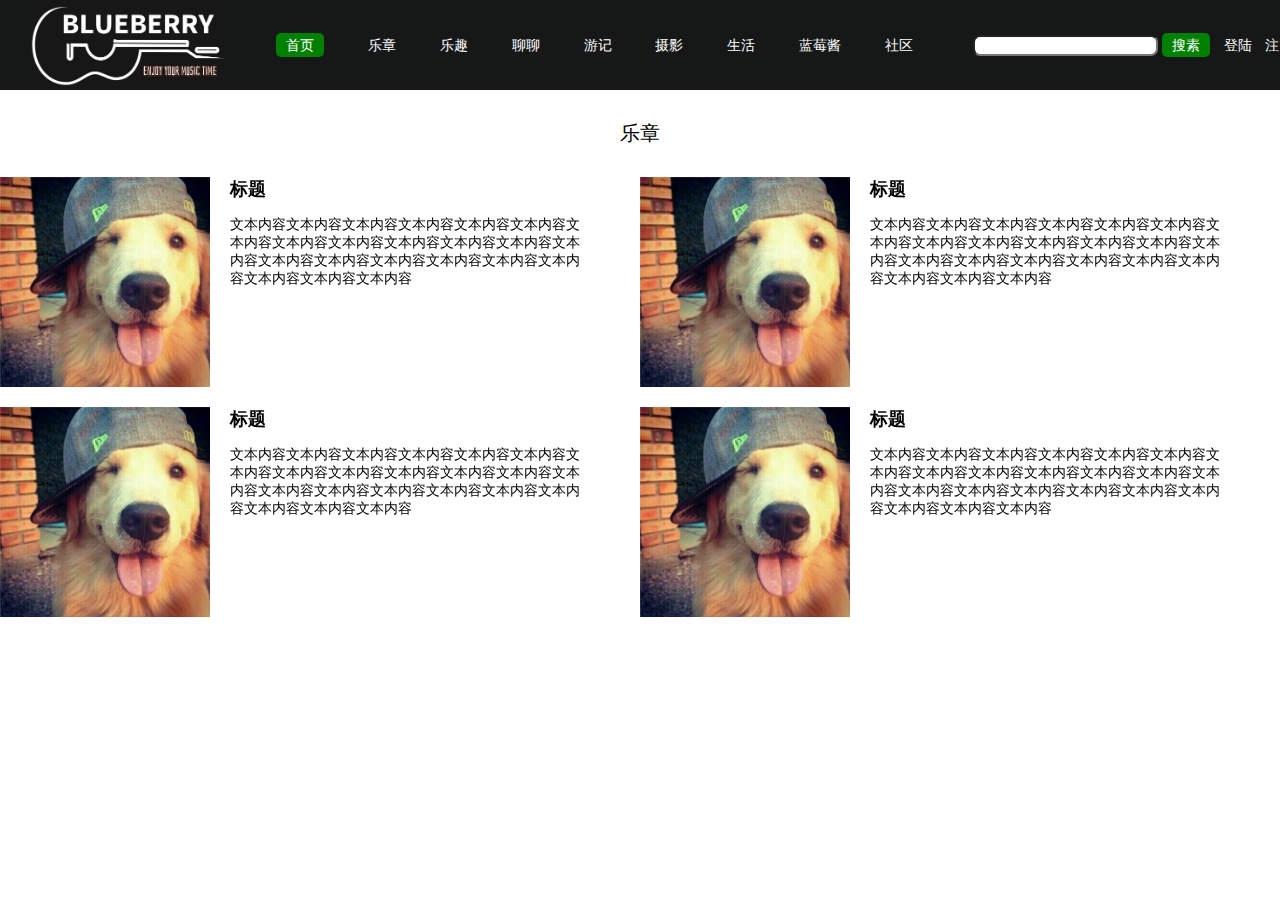
<file: blueberryAPP/index.html>
<!DOCTYPE html>
<html lang="en">
<head>
    <meta charset="UTF-8">
    <meta http-equiv="X-UA-Compatible" content="IE=edge">
    <meta name="viewport" content="width=device-width, initial-scale=1.0">
    <title>Blueberry Pie</title>
    <link rel="stylesheet" href="./css/base.css">
    <link rel="stylesheet" href="./css/swiper-bundle.min.css">
    <link rel="stylesheet" href="./css/index.css">
    <!-- <link rel="stylesheet" href="./css/iconfont.css"> -->
    <link rel="icon" href="./images/lanmeimao.png">
    
</head>
<body>
    <!-- 顶部开始 -->
    <div class="header">
            <div class="logo">
               <img src="./images/WechatIMG295.jpeg" alt="">
            </div>
            <div class="content">
                <a href="#" class="active">首页</a>
                <a href="./movement.html">乐章</a>
                <a href="./movement.html">乐趣</a>
                <a href="./movement.html">聊聊</a>
                <a href="./movement.html">游记</a>
                <a href="./movement.html">摄影</a>
                <a href="./movement.html">生活</a>
                <a href="./movement.html">蓝莓酱</a>
                <a href="./movement.html">社区</a>
            </div>
            <div class="search">
                    <input type="text" class="input">
                    <span class="active">搜素</span> 
                <span class="login">登陆</span>
                <span>注册</span>
            </div>
    </div>
    <!-- 顶部结束 -->
    <!-- 轮播图开始 -->
    <div class="banner">
        <div class="swiper">
            <div class="swiper-wrapper">
                <!-- <div class="swiper-slide">
                    <img src="./images/banner1.jpg" alt="">
                    <div class="wrapper">
                        <h3>标题：</h3>
                        <p>内容内容内容内容内容内容内容内容内容内容内容内容内容内容内容内容内容内容内容内容内容内容内容内容内容内容内容内容内容内容内容内容内容内容</p>
                    </div>
                </div> -->
                <!-- <div class="swiper-slide">
                    <img src="./images/banner2.jpg" alt="">
                    <div class="wrapper" data-swiper-parallax="-1600" data-swiper-parallax-duration="1000">
                        <h3>标题：</h3>
                        <p>内容内容内容内容内容内容内容内容内容内容内容内容内容内容内容内容内容内容内容内容内容内容内容内容内容内容内容内容内容内容内容内容内容内容</p>
                    </div>
                    </div> -->
                <!-- <div class="swiper-slide">
                    <img src="./images/banner3.jpg" alt="">
                    <div class="wrapper" data-swiper-parallax="-1600" data-swiper-parallax-duration="1000">
                        <h3>标题：</h3>
                        <p>内容内容内容内容内容内容内容内容内容内容内容内容内容内容内容内容内容内容内容内容内容内容内容内容内容内容内容内容内容内容内容内容内容内容</p>
                    </div>
                </div> -->
            </div>
            <!-- 如果需要分页器 -->
            <div class="swiper-pagination"></div>
            
            <!-- 如果需要导航按钮 -->
            <div class="swiper-button-prev"></div>
            <div class="swiper-button-next"></div>
            
        </div>
    </div>
    <!-- 轮播图结束 -->

    <!-- 乐章开始 -->
    <div class="container">
        <div class="movement">
            <p class="title">乐章</p>
            <!-- swiper- container -->
            <div class="swiper movementSwiper">
                <div class="swiper-wrapper">
                    <div class="swiper-slide">
                        <ul class="list">
                            <li>
                                <img src="./images/dog.jpg" alt="">
                                <div class="content">
                                    <div class="name">标题</div>
                                    <div class="info">文本内容文本内容文本内容文本内容文本内容文本内容文本内容文本内容文本内容文本内容文本内容文本内容文本内容文本内容文本内容文本内容文本内容文本内容文本内容文本内容文本内容文本内容</div>
                                </div>
                            </li>
                            <li>
                                <img src="./images/dog.jpg" alt="">
                                <div class="content">
                                    <div class="name">标题</div>
                                    <div class="info">文本内容文本内容文本内容文本内容文本内容文本内容文本内容文本内容文本内容文本内容文本内容文本内容文本内容文本内容文本内容文本内容文本内容文本内容文本内容文本内容文本内容文本内容</div>
                                </div>
                            </li>
                            <li>
                                <img src="./images/dog.jpg" alt="">
                                <div class="content">
                                    <div class="name">标题</div>
                                    <div class="info">文本内容文本内容文本内容文本内容文本内容文本内容文本内容文本内容文本内容文本内容文本内容文本内容文本内容文本内容文本内容文本内容文本内容文本内容文本内容文本内容文本内容文本内容</div>
                                </div>
                            </li>
                            <li>
                                <img src="./images/dog.jpg" alt="">
                                <div class="content">
                                    <div class="name">标题</div>
                                    <div class="info">文本内容文本内容文本内容文本内容文本内容文本内容文本内容文本内容文本内容文本内容文本内容文本内容文本内容文本内容文本内容文本内容文本内容文本内容文本内容文本内容文本内容文本内容</div>
                                </div>
                            </li>
                        </ul>
                    </div>
                    <div class="swiper-slide">Slide 2</div>
                    <div class="swiper-slide">Slide 3</div>
                </div>
                <!-- 如果需要分页器 -->
                <div class="swiper-pagination"></div>
            </div>
        </div>
    </div>
    <!-- 乐章结束 -->
    <script src="https://code.jquery.com/jquery-3.6.4.js" integrity="sha256-a9jBBRygX1Bh5lt8GZjXDzyOB+bWve9EiO7tROUtj/E=" crossorigin="anonymous"></script>

    <script src="./js/swiper-bundle.min.js"></script>

<script src="./js/index.js"></script>
</body>
</html>
</file>
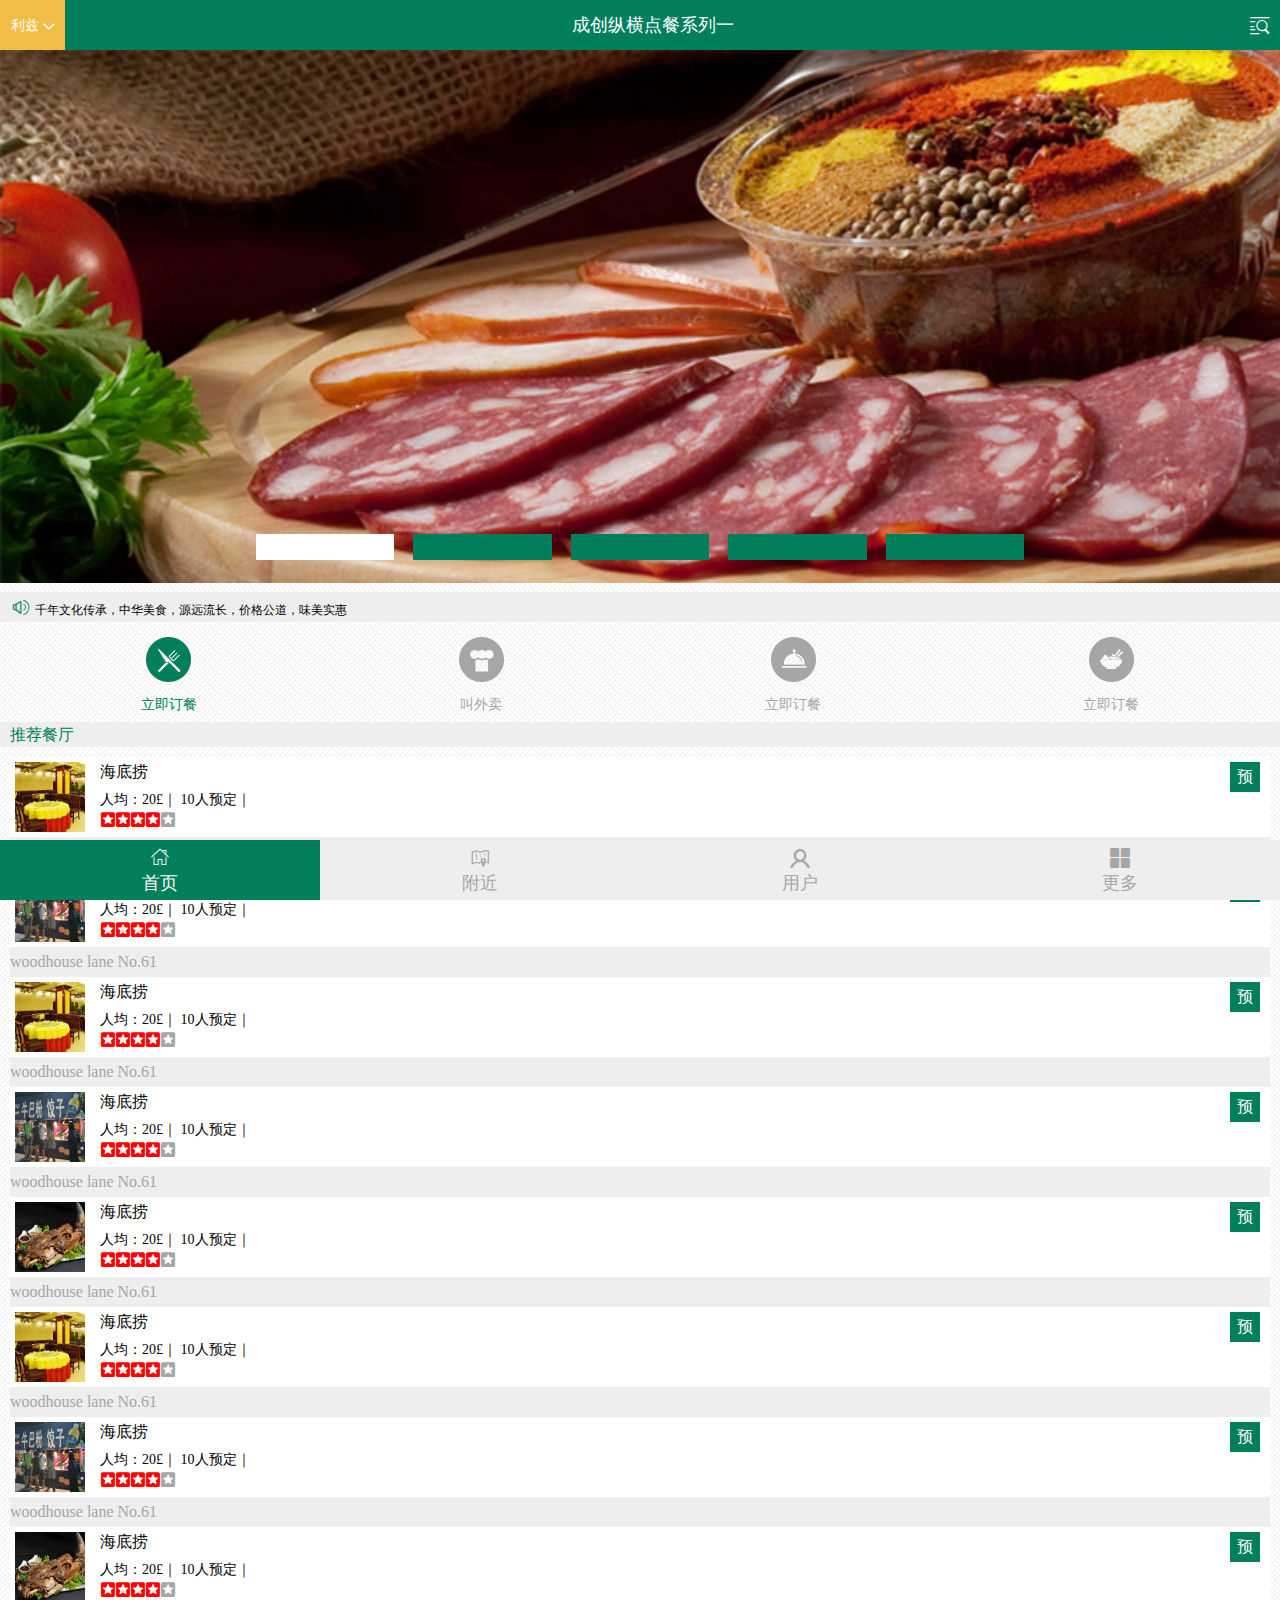
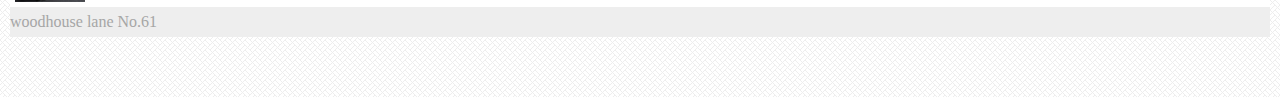
<file: fast-food/index.html>
<!DOCTYPE html>
<html lang="en">
<head>
    <meta charset="UTF-8">
    <meta http-equiv="X-UA-Compatible" content="IE=edge">
    <meta name="viewport" content="width=device-width, initial-scale=1.0">
    <title>Fast Food</title>
    <link rel="icon" href="./images/title.ico">
    <link rel="stylesheet" href="./css/iconfont.css">
    <link rel="stylesheet" href="./css/reset.css">
    <link rel="stylesheet" href="./css/takeaway.css">
    <link rel="stylesheet" href="./css/FastFood.css">
</head>
<body>
    <!-- 导航开始 -->
    <div class="nav">
        <div class="city">
            <span>利兹</span>
            <a href="./city.html" class="iconfont">&#xe650;</a>
        </div>
        <div class="title"><h2>成创纵横点餐系列一</h2></div>
        <div class="search"><i class="iconfont">&#xe62f;</i></div>
    </div>
    <!-- 导航结束 -->
    <!-- banner开始 -->
    <div class="banner">
        <img src="./images/banner1.png" alt="" class="img" id="img">
        <div class="btn">
            <ul>
                <li class="active" onclick="f(0)"></li>
                <li onclick="f(1)"></li>
                <li onclick="f(2)"></li>
                <li onclick="f(3)"></li>
                <li onclick="f(4)"></li>
            </ul>
        </div>
    </div>
    <!-- banner结束 -->
    <!-- 消息开始 -->
    <div class="message">
        <i class="iconfont">&#xe61f;</i>
        <span>千年文化传承，中华美食，源远流长，价格公道，味美实惠</span>
    </div>
    <!-- 消息结束 -->
    <!-- 立即订餐开始 -->
    <div class="order">
        <div>
            <a href="#">
                <img src="./images/menu1.png" alt="">
                <p class="order-active">立即订餐</p>
            </a>
        </div>
        <div>
            <a href="./takeaway.html">
                <img src="./images/menu2.png" alt="">
                <p>叫外卖</p>
            </a>
        </div>
        <div>
            <a href="#">
                <img src="./images/menu3.png" alt="">
                <p>立即订餐</p>
            </a>
        </div>
        <div>
            <a href="#">
                <img src="./images/menu4.png" alt="">
                <p>立即订餐</p>
            </a>
        </div>
    </div>
    <!-- 立即订餐结束 -->
    <!-- 商家标题开始 -->
    <div class="sj-title">
        <h3>推荐餐厅</h3>
    </div>
    <!-- 商家标题结束 -->
    <!-- 商家主体开始 -->
    <div class="container">
        <div class="items">
            <div class="items-top">
                <img src="./images/shangjia1.png" alt="" class="sj-img">
                <div class="sj-message">
                    <h4><a href="#">海底捞</a></h4>
                    <p class="price">人均：20£｜ 10人预定｜</p>
                    <p class="sj-rank">
                        <i class="iconfont">&#xe636;</i>
                        <i class="iconfont">&#xe636;</i>
                        <i class="iconfont">&#xe636;</i>
                        <i class="iconfont">&#xe636;</i>
                        <i class="iconfont grey">&#xe636;</i>
                    </p>
                </div>
                <div class="book">预</div>
            </div>
            <div class="items-bottom">woodhouse lane No.61</div>
        </div>
        <div class="items">
            <div class="items-top">
                <img src="./images/shangjia3.png" alt="" class="sj-img">
                <div class="sj-message">
                    <h4><a href="#">海底捞</a></h4>
                    <p class="price">人均：20£｜ 10人预定｜</p>
                    <p class="sj-rank">
                        <i class="iconfont">&#xe636;</i>
                        <i class="iconfont">&#xe636;</i>
                        <i class="iconfont">&#xe636;</i>
                        <i class="iconfont">&#xe636;</i>
                        <i class="iconfont grey">&#xe636;</i>
                    </p>
                </div>
                <div class="book">预</div>
            </div>
            <div class="items-bottom">woodhouse lane No.61</div>
        </div>
        <div class="items">
            <div class="items-top">
                <img src="./images/shangjia1.png" alt="" class="sj-img">
                <div class="sj-message">
                    <h4><a href="#">海底捞</a></h4>
                    <p class="price">人均：20£｜ 10人预定｜</p>
                    <p class="sj-rank">
                        <i class="iconfont">&#xe636;</i>
                        <i class="iconfont">&#xe636;</i>
                        <i class="iconfont">&#xe636;</i>
                        <i class="iconfont">&#xe636;</i>
                        <i class="iconfont grey">&#xe636;</i>
                    </p>
                </div>
                <div class="book">预</div>
            </div>
            <div class="items-bottom">woodhouse lane No.61</div>
        </div>
        <div class="items">
            <div class="items-top">
                <img src="./images/shangjia3.png" alt="" class="sj-img">
                <div class="sj-message">
                    <h4><a href="#">海底捞</a></h4>
                    <p class="price">人均：20£｜ 10人预定｜</p>
                    <p class="sj-rank">
                        <i class="iconfont">&#xe636;</i>
                        <i class="iconfont">&#xe636;</i>
                        <i class="iconfont">&#xe636;</i>
                        <i class="iconfont">&#xe636;</i>
                        <i class="iconfont grey">&#xe636;</i>
                    </p>
                </div>
                <div class="book">预</div>
            </div>
            <div class="items-bottom">woodhouse lane No.61</div>
        </div>
        <div class="items">
            <div class="items-top">
                <img src="./images/shangjia2.png" alt="" class="sj-img">
                <div class="sj-message">
                    <h4><a href="#">海底捞</a></h4>
                    <p class="price">人均：20£｜ 10人预定｜</p>
                    <p class="sj-rank">
                        <i class="iconfont">&#xe636;</i>
                        <i class="iconfont">&#xe636;</i>
                        <i class="iconfont">&#xe636;</i>
                        <i class="iconfont">&#xe636;</i>
                        <i class="iconfont grey">&#xe636;</i>
                    </p>
                </div>
                <div class="book">预</div>
            </div>
            <div class="items-bottom">woodhouse lane No.61</div>
        </div>
        <div class="items">
            <div class="items-top">
                <img src="./images/shangjia1.png" alt="" class="sj-img">
                <div class="sj-message">
                    <h4><a href="#">海底捞</a></h4>
                    <p class="price">人均：20£｜ 10人预定｜</p>
                    <p class="sj-rank">
                        <i class="iconfont">&#xe636;</i>
                        <i class="iconfont">&#xe636;</i>
                        <i class="iconfont">&#xe636;</i>
                        <i class="iconfont">&#xe636;</i>
                        <i class="iconfont grey">&#xe636;</i>
                    </p>
                </div>
                <div class="book">预</div>
            </div>
            <div class="items-bottom">woodhouse lane No.61</div>
        </div>
        <div class="items">
            <div class="items-top">
                <img src="./images/shangjia3.png" alt="" class="sj-img">
                <div class="sj-message">
                    <h4><a href="#">海底捞</a></h4>
                    <p class="price">人均：20£｜ 10人预定｜</p>
                    <p class="sj-rank">
                        <i class="iconfont">&#xe636;</i>
                        <i class="iconfont">&#xe636;</i>
                        <i class="iconfont">&#xe636;</i>
                        <i class="iconfont">&#xe636;</i>
                        <i class="iconfont grey">&#xe636;</i>
                    </p>
                </div>
                <div class="book">预</div>
            </div>
            <div class="items-bottom">woodhouse lane No.61</div>
        </div>
        <div class="items">
            <div class="items-top">
                <img src="./images/shangjia2.png" alt="" class="sj-img">
                <div class="sj-message">
                    <h4><a href="#">海底捞</a></h4>
                    <p class="price">人均：20£｜ 10人预定｜</p>
                    <p class="sj-rank">
                        <i class="iconfont">&#xe636;</i>
                        <i class="iconfont">&#xe636;</i>
                        <i class="iconfont">&#xe636;</i>
                        <i class="iconfont">&#xe636;</i>
                        <i class="iconfont grey">&#xe636;</i>
                    </p>
                </div>
                <div class="book">预</div>
            </div>
            <div class="items-bottom">woodhouse lane No.61</div>
        </div>
    </div>
    <!-- 商家主体结束 -->
    <!-- 页脚开始 -->
    <div class="footer">
        <div class="footer-active">
            <a href="#">
                <i class="iconfont">&#xe600;</i>
                <p>首页</p>
            </a>
        </div>
        <div>
            <a href="#">
                <i class="iconfont">&#xe614;</i>
                <p>附近</p>
            </a>
        </div>
        <div>
            <a href="#">
                <i class="iconfont">&#xe68a;</i>
                <p>用户</p>
            </a>
        </div>
        <div>
            <a href="#">
                <i class="iconfont">&#xe607;</i>
                <p>更多</p>
            </a>
        </div>
    </div>
    <!-- 页脚结束 -->
    <script src="./js/fastfood.js"></script>
</body>
</html>
</file>
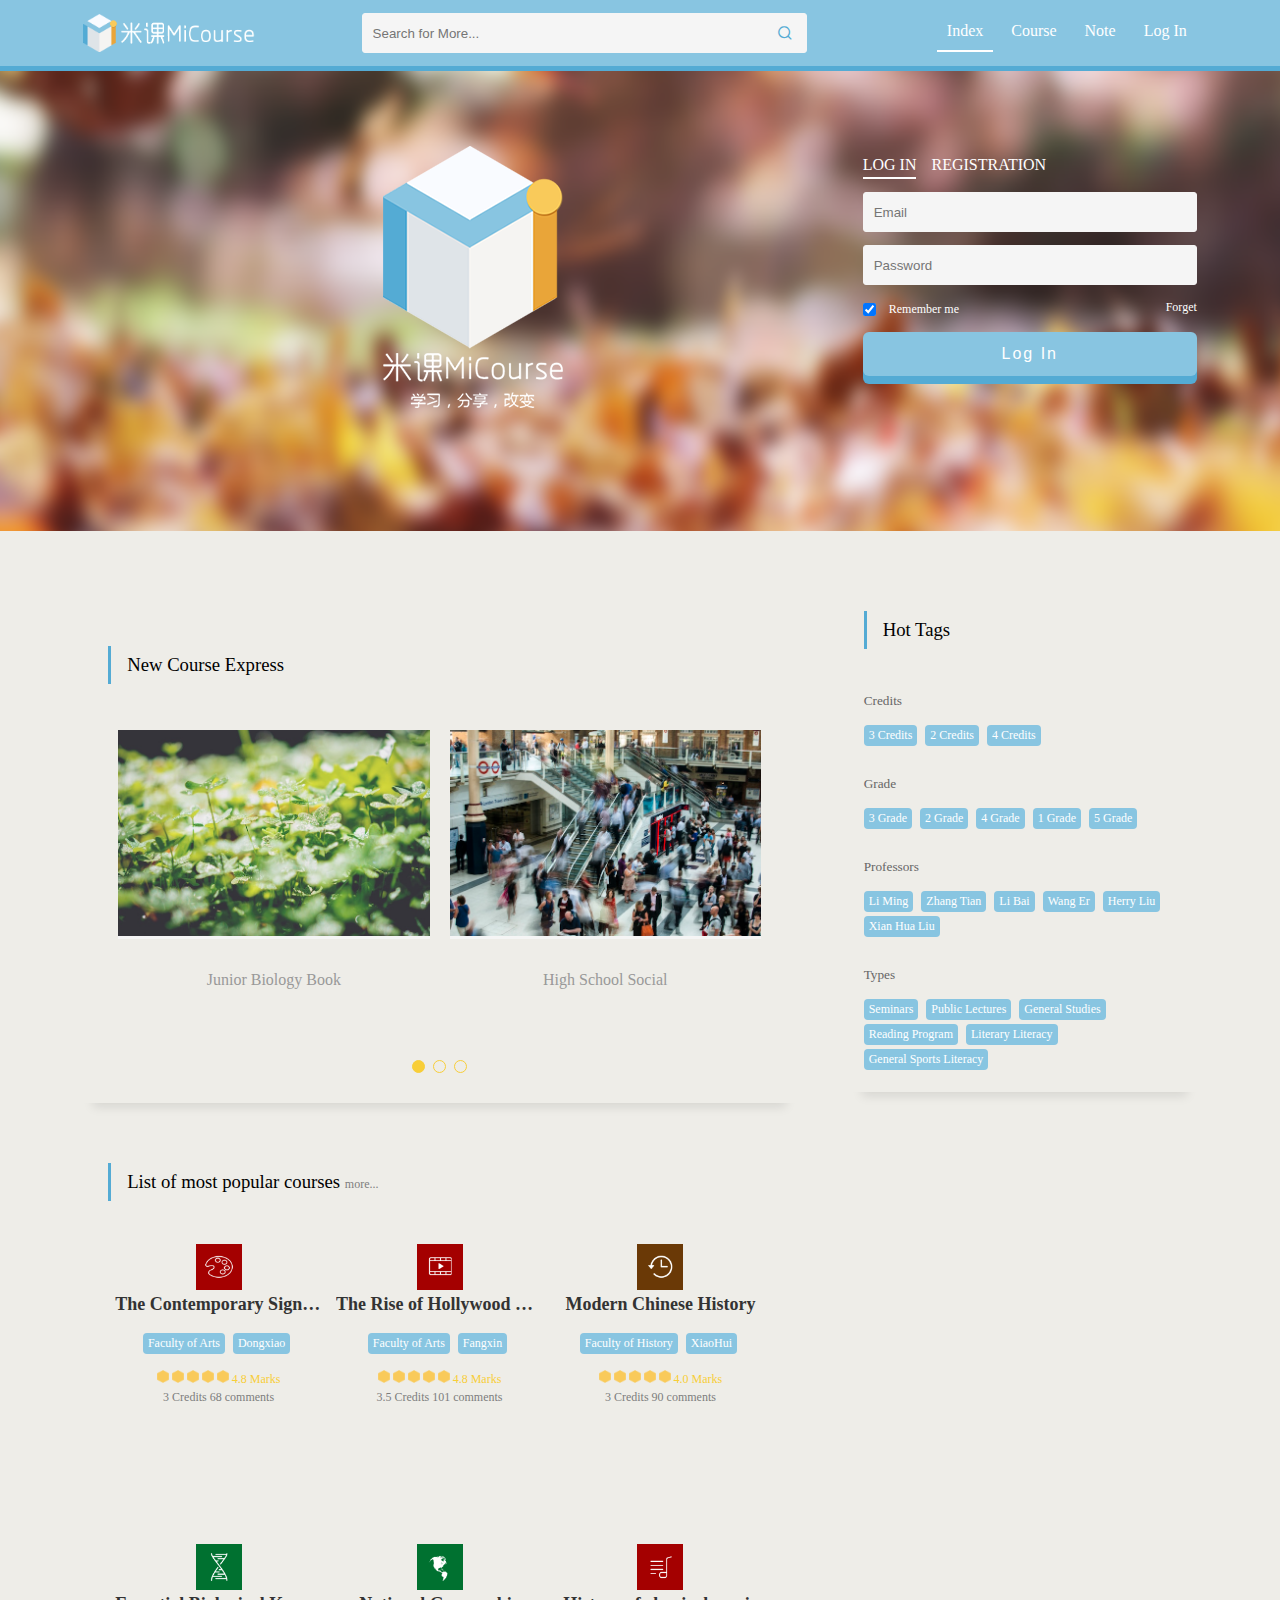
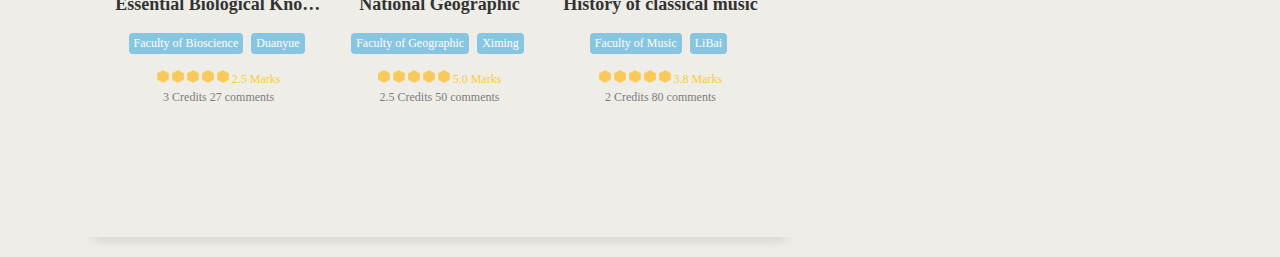
<file: Mi Course/index.html>
<!DOCTYPE html>
<html lang="en">
<head>
    <meta charset="UTF-8">
    <meta http-equiv="X-UA-Compatible" content="IE=edge">
    <meta name="viewport" content="width=device-width, initial-scale=1.0">
    <title>Mi Course</title>
    <link rel="icon" href="./images/favicon.ico">
    <link rel="stylesheet" href="./css/reset.css">
    <link rel="stylesheet" href="./css/iconfont.css">
    <link rel="stylesheet" href="./css/miCourse.css">
    <link rel="stylesheet" href="./css/mobile.css" media="screen and (max-width:768px)">
    <link rel="stylesheet" href="./css/ipad.css" media="screen and (min-width:768px) and (max-width:992px)">
    <link rel="stylesheet" href="./css/pc.css" media="screen and (min-width:992px)">
</head>
<body>
    <!-- nav-start -->
    <div class="nav">
        <div class="wrap">
            <div class="logo">
                <a href="#"></a>
            </div>
            <div class="search">
                <form action="">
                    <input type="text" class="ip" placeholder="Search for More...">
                    <button type="button" class="iconfont">&#xe64d;</button>
                </form>
            </div>
            <div class="nav-bar">
                <ul>
                    <li><a href="#" class="active">Index</a></li>
                    <li><a href="#">Course</a></li>
                    <li><a href="#">Note</a></li>
                    <li><a href="#">Log In</a></li>
                </ul>
            </div>
            <div class="nav-btn">
                <i class="iconfont">&#xe66c;</i>
            </div>
        </div>
    </div>
    <!-- nav-end -->
    <!-- login-start -->
    <div class="login">
        <div class="wrap">
            <div class="micourse-logo">
                <img src="./images/MiLogo.png" alt="">
                <br>
                <img src="./images/miTitle.png" alt="">
            </div>
            <div class="form">
                <ul>
                    <li><a href="#" class="active">LOG IN</a></li>
                    <li><a href="#">REGISTRATION</a></li>
                </ul>
                <input type="email" placeholder="Email" class="ip">
                <input type="password" placeholder="Password" class="ip">
                <div class="rem">
                    <input type="checkbox" checked>
                    <span>Remember me</span>
                    <a href="#">
                        <span class="forget">Forget</span>
                    </a>
                </div>
                <button>Log In</button>
            </div>
        </div>
    </div>
    <!-- longin-end -->
    <!-- main-body-start -->
    <div class="content">
        <div class="wrap">
            <!-- new course-strat -->
            <div class="new-course">
                <div class="container">
                    <h3 class="title">New Course Express</h3>
                    <div class="new-course-box">
                        <div>
                            <a href="#">
                                <img src="./images/biology.jpg" alt="">
                                <p>Junior Biology Book</p>
                            </a>
                        </div>
                        <div>
                            <a href="#">
                                <img src="./images/uncertainty.jpg" alt="">
                                <p>High School Social</p>
                            </a>
                        </div>
                    </div>
                    <div class="new-course-box" style="display: none;">
                        <div>
                            <a href="#">
                                <img src="./images/mineral.jpg" alt="">
                                <p>Junior Geography Book</p>
                            </a>
                        </div>
                        <div>
                            <a href="#">
                                <img src="./images/film.jpg" alt="">
                                <p>High School Film-Making Book</p>
                            </a>
                        </div>
                    </div>
                    <div class="new-course-box" style="display: none;">
                        <div>
                            <a href="#">
                                <img src="./images/pollution.jpg" alt="">
                                <p>Junior Environment Book</p>
                            </a>
                        </div>
                        <div>
                            <a href="#">
                                <img src="./images/usa.jpg" alt="">
                                <p>American History</p>
                            </a>
                        </div>
                    </div>
                    <ul class="btn">
                        <li onclick="f(0)" class="btn-active"><a href="#"></a></li>
                        <li onclick="f(1)"><a href="#"></a></li>
                        <li onclick="f(2)"><a href="#"></a></li>
                    </ul>
                </div>
            </div>
            <!-- new course-end -->
            <!-- hot list start -->
            <div class="hot-course">
                <div class="container">
                    <h3 class="title">
                        List of most popular courses
                        <a href="#" class="more">more...</a>
                    </h3>
                    <div class="hot-course-box">
                        <div>
                            <div>
                                <img src="./images/art.png" alt="" class="img">
                                <a href="#" class="name">The Contemporary Significance of Russian Literature</a>
                                <div class="faculty">
                                    <a href="#" class="a">Faculty of Arts</a>
                                    <a href="#" class="a">Dongxiao</a>
                                </div>
                                <div class="score">
                                    <img src="./images/star.png" alt="">
                                    <img src="./images/star.png" alt="">
                                    <img src="./images/star.png" alt="">
                                    <img src="./images/star.png" alt="">
                                    <img src="./images/star.png" alt="">
                                    <span>4.8 Marks</span>
                                </div>
                                <div class="comment">
                                    <span>3 Credits</span>
                                    <a href="#">68 comments</a>
                                </div>
                            </div>
                        </div>
                        <div>
                            <div>
                                <img src="./images/film.png" alt="" class="img">
                                <a href="#" class="name">The Rise of Hollywood Cinema</a>
                                <div class="faculty">
                                    <a href="#" class="a">Faculty of Arts</a>
                                    <a href="#" class="a">Fangxin</a>
                                </div>
                                <div class="score">
                                    <img src="./images/star.png" alt="">
                                    <img src="./images/star.png" alt="">
                                    <img src="./images/star.png" alt="">
                                    <img src="./images/star.png" alt="">
                                    <img src="./images/star.png" alt="">
                                    <span>4.8 Marks</span>
                                </div>
                                <div class="comment">
                                    <span>3.5 Credits</span>
                                    <a href="#">101 comments</a>
                                </div>
                            </div>
                        </div>
                        <div>
                            <div>
                                <img src="./images/history.png" alt="" class="img">
                                <a href="#" class="name">Modern Chinese History</a>
                                <div class="faculty">
                                    <a href="#" class="a">Faculty of History</a>
                                    <a href="#" class="a">XiaoHui</a>
                                </div>
                                <div class="score">
                                    <img src="./images/star.png" alt="">
                                    <img src="./images/star.png" alt="">
                                    <img src="./images/star.png" alt="">
                                    <img src="./images/star.png" alt="">
                                    <img src="./images/star.png" alt="">
                                    <span>4.0 Marks</span>
                                </div>
                                <div class="comment">
                                    <span>3 Credits</span>
                                    <a href="#">90 comments</a>
                                </div>
                            </div>
                        </div>
                        <div>
                            <div>
                                <img src="./images/biology.png" alt="" class="img">
                                <a href="#" class="name">Essential Biological Knowledge</a>
                                <div class="faculty">
                                    <a href="#" class="a">Faculty of Bioscience</a>
                                    <a href="#" class="a">Duanyue</a>
                                </div>
                                <div class="score">
                                    <img src="./images/star.png" alt="">
                                    <img src="./images/star.png" alt="">
                                    <img src="./images/star.png" alt="">
                                    <img src="./images/star.png" alt="">
                                    <img src="./images/star.png" alt="">
                                    <span>2.5 Marks</span>
                                </div>
                                <div class="comment"> 
                                    <span>3 Credits</span>
                                    <a href="#">27 comments</a>
                                </div>
                            </div>
                        </div>
                        <div>
                            <div>
                                <img src="./images/geography.png" alt="" class="img">
                                <a href="#" class="name">National Geographic</a>
                                <div class="faculty">
                                    <a href="#" class="a">Faculty of Geographic</a>
                                    <a href="#" class="a">Ximing</a>
                                </div>
                                <div class="score">
                                    <img src="./images/star.png" alt="">
                                    <img src="./images/star.png" alt="">
                                    <img src="./images/star.png" alt="">
                                    <img src="./images/star.png" alt="">
                                    <img src="./images/star.png" alt="">
                                    <span>5.0 Marks</span>
                                </div>
                                <div class="comment">
                                    <span>2.5 Credits</span>
                                    <a href="#">50 comments</a>
                                </div>
                            </div>
                        </div>
                        <div>
                            <div>
                                <img src="./images/music.png " alt="" class="img">
                                <a href="#" class="name">History of classical music</a>
                                <div class="faculty">
                                    <a href="#" class="a">Faculty of Music</a>
                                    <a href="#" class="a">LiBai</a>
                                </div>
                                <div class="score">
                                    <img src="./images/star.png" alt="">
                                    <img src="./images/star.png" alt="">
                                    <img src="./images/star.png" alt="">
                                    <img src="./images/star.png" alt="">
                                    <img src="./images/star.png" alt="">
                                    <span>3.8 Marks</span>
                                </div>
                                <div class="comment">
                                    <span>2 Credits</span>
                                    <a href="#">80 comments</a>
                                </div>
                            </div>
                        </div>
                    </div>
                </div>
            </div>
            <!-- hot list end -->
            <!-- hot tag start -->
            <div class="hot-tag">
                <div class="container">
                    <h3 class="title">Hot Tags</h3>
                    <div class="hot-tag-box">
                        <h5>Credits</h5>
                        <a href="#" class="a">3 Credits</a>
                        <a href="#" class="a">2 Credits</a>
                        <a href="#" class="a">4 Credits</a>
                    </div>
                    <div class="hot-tag-box">
                        <h5>Grade</h5>
                        <a href="#" class="a">3 Grade</a>
                        <a href="#" class="a">2 Grade</a>
                        <a href="#" class="a">4 Grade</a>
                        <a href="#" class="a">1 Grade</a>
                        <a href="#" class="a">5 Grade</a>
                        
                    </div>
                    <div class="hot-tag-box">
                        <h5>Professors</h5>
                        <a href="#" class="a">Li Ming</a>
                        <a href="#" class="a">Zhang Tian</a>
                        <a href="#" class="a">Li Bai</a>
                        <a href="#" class="a">Wang Er</a>
                        <a href="#" class="a">Herry Liu</a>
                        <a href="#" class="a">Xian Hua Liu</a>

                    </div>
                    <div class="hot-tag-box">
                        <h5>Types</h5>
                        <a href="#" class="a">Seminars</a>
                        <a href="#" class="a">Public Lectures</a>
                        <a href="#" class="a">General Studies</a>
                        <a href="#" class="a">Reading Program</a>
                        <a href="#" class="a">Literary Literacy</a>
                        <a href="#" class="a">General Sports Literacy</a>
                    </div>
                </div>
            </div>
            <!-- hot tag end -->
        </div>
    </div>
    <!-- main-body-end -->
    <script src="./js/micourse.js"></script>
</body>
</html>
</file>
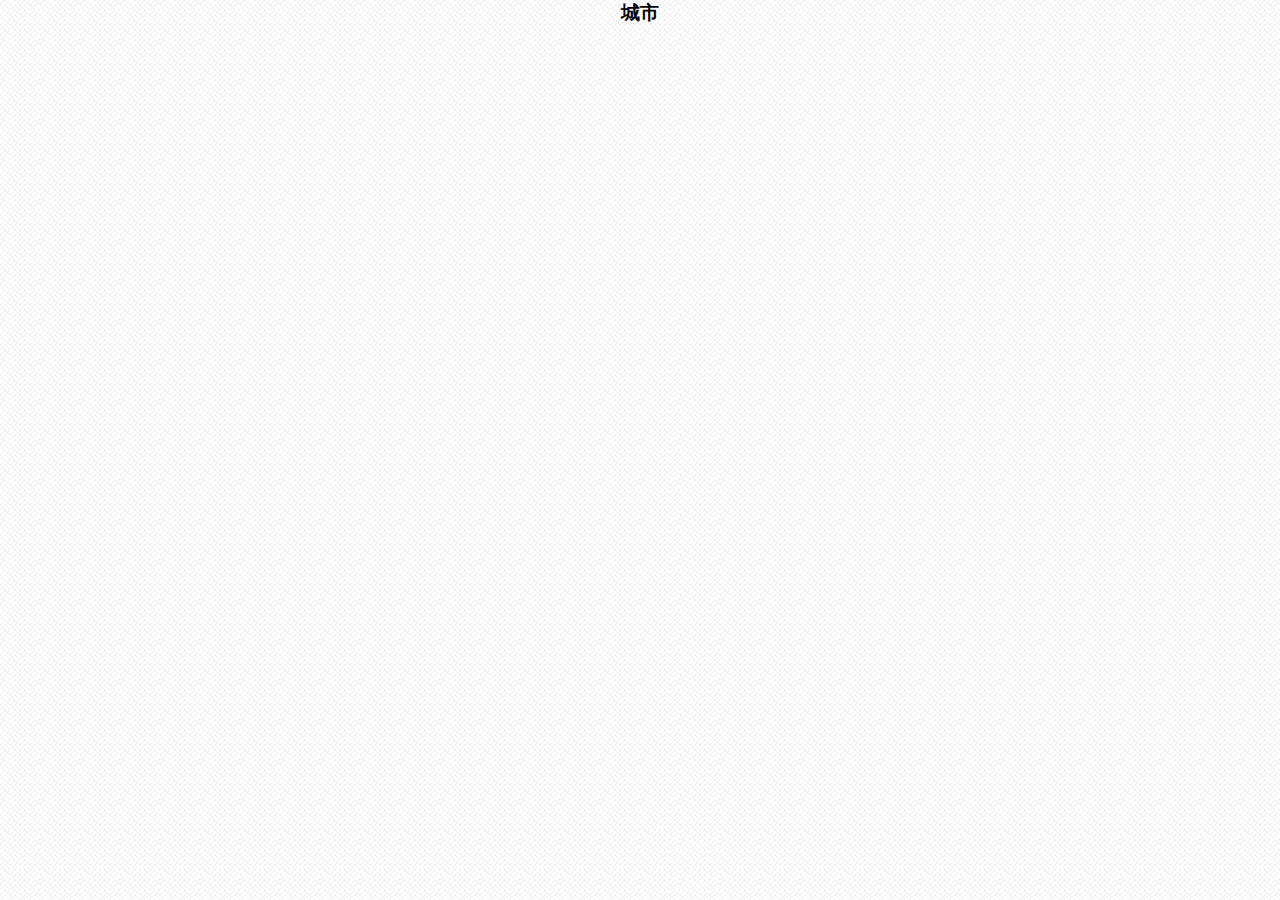
<file: fast-food/city.html>
<!DOCTYPE html>
<html lang="en">
<head>
    <meta charset="UTF-8">
    <meta http-equiv="X-UA-Compatible" content="IE=edge">
    <meta name="viewport" content="width=device-width, initial-scale=1.0">
    <title>Cityside</title>
    <link rel="icon" href="./images/title.ico">
    <link rel="stylesheet" href="./css/iconfont.css">
    <link rel="stylesheet" href="./css/reset.css">
    <link rel="stylesheet" href="./css/FastFood.css">
</head>
<body>
    <h3>城市</h3>
</body>
</html>
</file>
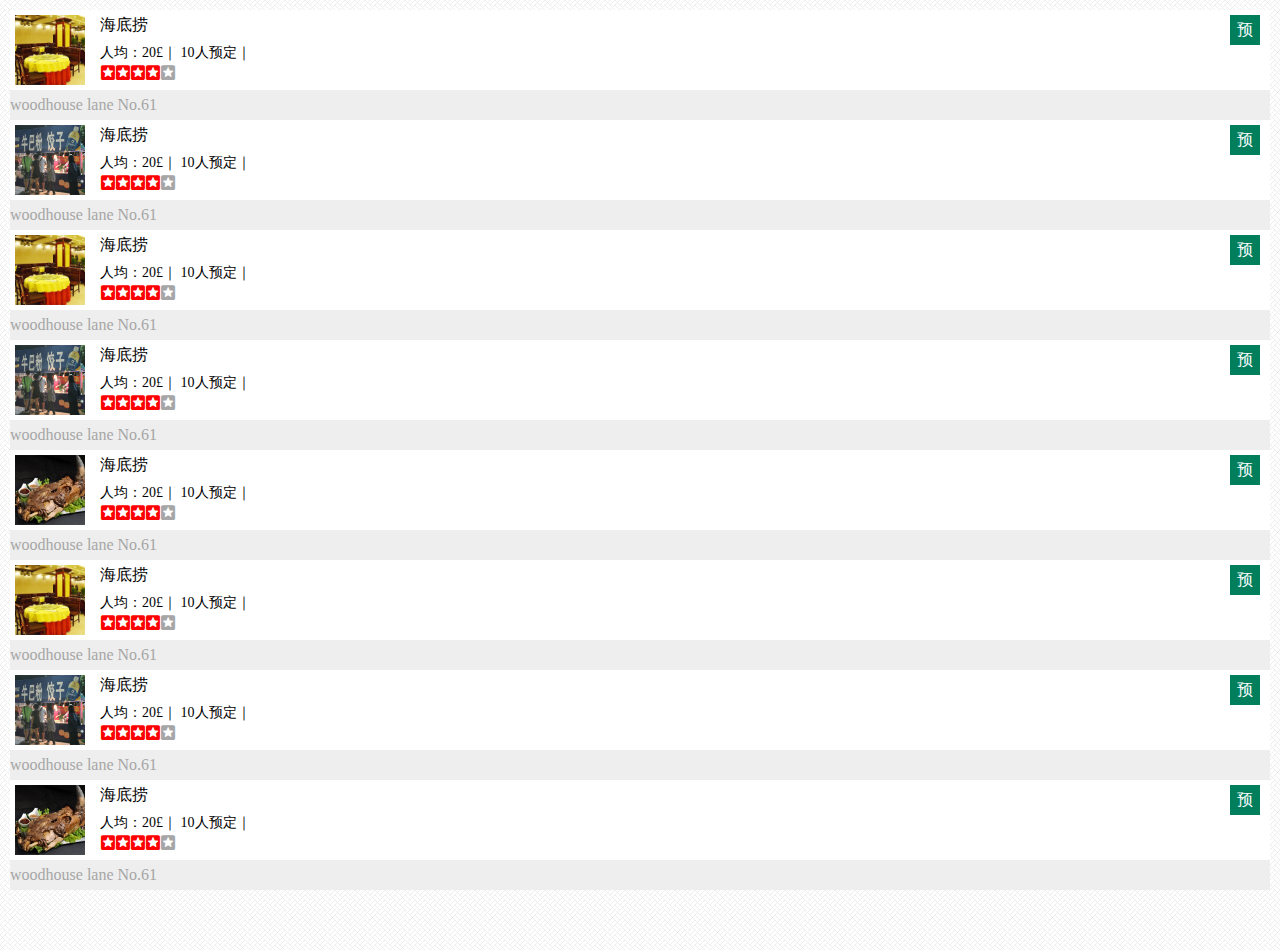
<file: fast-food/takeaway.html>
<!DOCTYPE html>
<html lang="en">
<head>
    <meta charset="UTF-8">
    <meta http-equiv="X-UA-Compatible" content="IE=edge">
    <meta name="viewport" content="width=device-width, initial-scale=1.0">
    <title>Take Away</title>
    <link rel="icon" href="./images/title.ico">
    <link rel="stylesheet" href="./css/iconfont.css">
    <link rel="stylesheet" href="./css/reset.css">
    <link rel="stylesheet" href="./css/takeaway.css">
    <link rel="stylesheet" href="./css/FastFood.css">
</head>
<body>
    <div class="container">
        <div class="items">
            <div class="items-top">
                <img src="./images/shangjia1.png" alt="" class="sj-img">
                <div class="sj-message">
                    <h4><a href="#">海底捞</a></h4>
                    <p class="price">人均：20£｜ 10人预定｜</p>
                    <p class="sj-rank">
                        <i class="iconfont">&#xe636;</i>
                        <i class="iconfont">&#xe636;</i>
                        <i class="iconfont">&#xe636;</i>
                        <i class="iconfont">&#xe636;</i>
                        <i class="iconfont grey">&#xe636;</i>
                    </p>
                </div>
                <div class="book">预</div>
            </div>
            <div class="items-bottom">woodhouse lane No.61</div>
        </div>
        <div class="items">
            <div class="items-top">
                <img src="./images/shangjia3.png" alt="" class="sj-img">
                <div class="sj-message">
                    <h4><a href="#">海底捞</a></h4>
                    <p class="price">人均：20£｜ 10人预定｜</p>
                    <p class="sj-rank">
                        <i class="iconfont">&#xe636;</i>
                        <i class="iconfont">&#xe636;</i>
                        <i class="iconfont">&#xe636;</i>
                        <i class="iconfont">&#xe636;</i>
                        <i class="iconfont grey">&#xe636;</i>
                    </p>
                </div>
                <div class="book">预</div>
            </div>
            <div class="items-bottom">woodhouse lane No.61</div>
        </div>
        <div class="items">
            <div class="items-top">
                <img src="./images/shangjia1.png" alt="" class="sj-img">
                <div class="sj-message">
                    <h4><a href="#">海底捞</a></h4>
                    <p class="price">人均：20£｜ 10人预定｜</p>
                    <p class="sj-rank">
                        <i class="iconfont">&#xe636;</i>
                        <i class="iconfont">&#xe636;</i>
                        <i class="iconfont">&#xe636;</i>
                        <i class="iconfont">&#xe636;</i>
                        <i class="iconfont grey">&#xe636;</i>
                    </p>
                </div>
                <div class="book">预</div>
            </div>
            <div class="items-bottom">woodhouse lane No.61</div>
        </div>
        <div class="items">
            <div class="items-top">
                <img src="./images/shangjia3.png" alt="" class="sj-img">
                <div class="sj-message">
                    <h4><a href="#">海底捞</a></h4>
                    <p class="price">人均：20£｜ 10人预定｜</p>
                    <p class="sj-rank">
                        <i class="iconfont">&#xe636;</i>
                        <i class="iconfont">&#xe636;</i>
                        <i class="iconfont">&#xe636;</i>
                        <i class="iconfont">&#xe636;</i>
                        <i class="iconfont grey">&#xe636;</i>
                    </p>
                </div>
                <div class="book">预</div>
            </div>
            <div class="items-bottom">woodhouse lane No.61</div>
        </div>
        <div class="items">
            <div class="items-top">
                <img src="./images/shangjia2.png" alt="" class="sj-img">
                <div class="sj-message">
                    <h4><a href="#">海底捞</a></h4>
                    <p class="price">人均：20£｜ 10人预定｜</p>
                    <p class="sj-rank">
                        <i class="iconfont">&#xe636;</i>
                        <i class="iconfont">&#xe636;</i>
                        <i class="iconfont">&#xe636;</i>
                        <i class="iconfont">&#xe636;</i>
                        <i class="iconfont grey">&#xe636;</i>
                    </p>
                </div>
                <div class="book">预</div>
            </div>
            <div class="items-bottom">woodhouse lane No.61</div>
        </div>
        <div class="items">
            <div class="items-top">
                <img src="./images/shangjia1.png" alt="" class="sj-img">
                <div class="sj-message">
                    <h4><a href="#">海底捞</a></h4>
                    <p class="price">人均：20£｜ 10人预定｜</p>
                    <p class="sj-rank">
                        <i class="iconfont">&#xe636;</i>
                        <i class="iconfont">&#xe636;</i>
                        <i class="iconfont">&#xe636;</i>
                        <i class="iconfont">&#xe636;</i>
                        <i class="iconfont grey">&#xe636;</i>
                    </p>
                </div>
                <div class="book">预</div>
            </div>
            <div class="items-bottom">woodhouse lane No.61</div>
        </div>
        <div class="items">
            <div class="items-top">
                <img src="./images/shangjia3.png" alt="" class="sj-img">
                <div class="sj-message">
                    <h4><a href="#">海底捞</a></h4>
                    <p class="price">人均：20£｜ 10人预定｜</p>
                    <p class="sj-rank">
                        <i class="iconfont">&#xe636;</i>
                        <i class="iconfont">&#xe636;</i>
                        <i class="iconfont">&#xe636;</i>
                        <i class="iconfont">&#xe636;</i>
                        <i class="iconfont grey">&#xe636;</i>
                    </p>
                </div>
                <div class="book">预</div>
            </div>
            <div class="items-bottom">woodhouse lane No.61</div>
        </div>
        <div class="items">
            <div class="items-top">
                <img src="./images/shangjia2.png" alt="" class="sj-img">
                <div class="sj-message">
                    <h4><a href="#">海底捞</a></h4>
                    <p class="price">人均：20£｜ 10人预定｜</p>
                    <p class="sj-rank">
                        <i class="iconfont">&#xe636;</i>
                        <i class="iconfont">&#xe636;</i>
                        <i class="iconfont">&#xe636;</i>
                        <i class="iconfont">&#xe636;</i>
                        <i class="iconfont grey">&#xe636;</i>
                    </p>
                </div>
                <div class="book">预</div>
            </div>
            <div class="items-bottom">woodhouse lane No.61</div>
        </div>
    </div>
</body>
</html>
</file>
<file: blueberryAPP/css/base.css>
body,h1,h2,h3,h4,p,ul,li,form,dl,dt,dd{
    margin: 0;
    padding: 0;
}
body{
    font-size: 14px;
    font-family: "微软雅黑",Arial, Helvetica, sans-serif;
}
ul{
    list-style: none;
}
a{
    text-decoration: none;
    color:#333;
}
img{
    border: 0;
    vertical-align: middle;
}
/* 清除浮动造成的影响 ---伪类*/
.clearfix::after{
    content: "";
    display: block;
    overflow: hidden;
    clear: both;
}
</file>
<file: blueberryAPP/css/index.css>
.header{
    width: 100%;
    height: 90px;
    line-height: 90px;
    background-color: #161717;
}
.logo{
    float: left;
    width: 20%;
    height: 90px;
    /* background-color: red; */
    box-sizing: border-box;
}
.logo>img{
    height: 80px;
    width: 194px;
    margin-left: 30PX;
    overflow: hidden;
}
.content{
    width: 56%;
    float: left;
    height: 90px;
    /* background-color: pink; */
    margin: 0 auto;
}
.content>a{
    color: #fff;
    margin: 0 20px;
}
.search{
    width: 24%;
    float: left;
    height: 90px;
    box-sizing: border-box;
    display: inline-block;
    /* background-color: gold; */
}
.search span{
    color: #fff;
}
.header .active{
    background-color: green;
    padding: 4px 10px;
    border-radius: 5px;
}
.login{
    margin: 0 10px;
}
.search .input{
    border-radius: 7px;
}
.icon-fangdajing{
    color: #fff;
}
/* 轮播图 */
.banner img{
    width: 100%;
    height: 500px;
}
.banner .swiper-slide{
    position: relative;
}

.swiper-slide .wrapper{
    position: absolute;
    width: 400px;
    height: 120px;
    background-color: rgba(0,0,0,.5);
    color: #fff;
    padding: 30px;
    top: 140px;
    left: 180px;
}
.wrapper h3{
    text-align: center;
    margin-bottom: 2px;
}
.wrapper p{
    letter-spacing: 2px;
    line-height: 28px;

}
.banner .swiper-pagination{
    float: left;
    width: 20px;
    height: 20px;
}
/* 乐章样式开始 */
.movement .title{
    font-size: 20px;
    text-align: center;
    padding: 30px 0;
}
.list{
    width: 100%;
}
.list li{
    width: 50%;
    float: left;
    margin-bottom: 20px;
    overflow: hidden;
}
.list img{
    width: 210px;
    height: 210px;
    float: left;
    margin-right: 20px;
}
.list li .name{
    font-size: 18px;
    font-weight: bold;
    margin-bottom: 15px;
}
.list .content{
    padding-right: 20px;
}
/* 乐章样式结束 */
</file>
<file: blueberryAPP/css/iconfont.css>
@font-face {
  font-family: "iconfont"; /* Project id  */
  src: url('iconfont.ttf?t=1683738684695') format('truetype');
}

.iconfont {
  font-family: "iconfont" !important;
  font-size: 16px;
  font-style: normal;
  -webkit-font-smoothing: antialiased;
  -moz-osx-font-smoothing: grayscale;
}

.icon-fangdajing:before {
  content: "\e848";
}
</file>
<file: fast-food/css/iconfont.css>
@font-face {font-family: "iconfont";
  src: url('iconfont.eot?t=1492689152095'); /* IE9*/
  src: url('iconfont.eot?t=1492689152095#iefix') format('embedded-opentype'), /* IE6-IE8 */
  url('iconfont.woff?t=1492689152095') format('woff'), /* chrome, firefox */
  url('iconfont.ttf?t=1492689152095') format('truetype'), /* chrome, firefox, opera, Safari, Android, iOS 4.2+*/
  url('iconfont.svg?t=1492689152095#iconfont') format('svg'); /* iOS 4.1- */
}

.iconfont {
  font-family:"iconfont" !important;
  font-size:16px;
  font-style:normal;
  -webkit-font-smoothing: antialiased;
  -moz-osx-font-smoothing: grayscale;
}

.icon-shoucang:before { content: "\e635"; }

.icon-fujin:before { content: "\f004f"; }

.icon-mima:before { content: "\e65e"; }

.icon-yonghu:before { content: "\e68a"; }

.icon-weibiaoti1:before { content: "\e62f"; }

.icon-fujin1:before { content: "\e614"; }

.icon-shangyiyueicon:before { content: "\e70a"; }

.icon-xiayiyueicon:before { content: "\e713"; }

.icon-shezhi:before { content: "\e638"; }

.icon-fenxiang:before { content: "\e621"; }

.icon-shoucang1:before { content: "\e604"; }

.icon-phone-line:before { content: "\e6ed"; }

.icon-sousuo:before { content: "\e63a"; }

.icon-xiaoxi:before { content: "\e61f"; }

.icon-dingwei01:before { content: "\e61d"; }

.icon-more:before { content: "\e607"; }

.icon-jiantou:before { content: "\e650"; }

.icon-xiugaimima:before { content: "\e71b"; }

.icon-jiantou1:before { content: "\e6cc"; }

.icon-qianwang:before { content: "\e618"; }

.icon-shoujihao:before { content: "\e63c"; }

.icon-huidaodingbu:before { content: "\e6a4"; }

.icon-shouhuodizhi:before { content: "\e6aa"; }

.icon-xingji:before { content: "\e636"; }

.icon-fanhui:before { content: "\e609"; }

.icon-triangle:before { content: "\e60e"; }

.icon-shouye-copy:before { content: "\e600"; }

.icon-shangyinian:before { content: "\e651"; }

.icon-xiayinian:before { content: "\e652"; }
</file>
<file: fast-food/css/takeaway.css>
/* 商家主体样式开始 */
.container{
    padding: 10px;
    margin-bottom: 50px;
}
.items-top{
    width: 100%;
    height: 80px;
    background-color: #fff;
    display: flex;
    text-align: left;
    position: relative;
}
.items-bottom{
    width: 100%;
    height: 30px;
    background-color: #eee;
    color: #a6a6a6;
    line-height: 30px;
    text-align: left;
}
.sj-img{
    width: 70px;
    height: 70px;
    margin: 5px 15px 5px 5px;
}
.sj-message>h4{
    height: 30px;
    line-height: 30px;
    font-weight: 400;
    font-size: 16px;
}
.sj-message>h4>a{
    color: #010000;
}
.price{
    font-size: 14px;
    height: 25px;
    line-height: 25px;
}
.sj-rank>i{
    color: red;
    /* 设置字符之间的距离 */
    /* 取正值距离变大，负值距离变小 */
    letter-spacing: -5px;
    cursor: pointer;
}
.sj-rank> .grey{
    color: #a6a6a6;
}
.book{
    width: 30px;
    height: 30px;
    background-color: #017e5c;
    color: #fff;
    text-align: center;
    line-height: 30px;
    position: absolute;
    top: 5px;
    right: 10px;
}
items{
    margin-bottom: 15px;
}
/* 商家主体样式结束 */
</file>
<file: fast-food/css/FastFood.css>
/* 导航样式开始 */
.nav{
    width: 100%;
    height: 50px;
    line-height: 50px;
    background-color: #017e5c;
    display: flex;
    color: white;
    position: fixed;
    top: 0;
    left: 0;
    z-index: 999;
}
.city{
    width: 65px;
    height: 50px;
    background-color: #f2bd47;
}
.city>span{
    font-size: 14px;
}
.city>a{
    font-size: 12px;
    color: white;
}
.search{
    width: 40px;
    height: 50px;
}
.title{
    height: 50px;
    /* 子元素分配父元素剩余空间的比例 */
    flex-grow: 1;
}
.title>h2{
    font-weight: 400;
    font-size: 18px;
}
.search>i{
    font-size: 20px;
}
/* 导航样式结束 */
/* banner样式开始 */
.banner{
    position: relative;
    margin-top: 50px;
}
.img{
    width: 100%;
}
.btn{
    width: 100%;
    height: 5%;
    position: absolute;
    left: 0;
    bottom: 5%;
}
.btn>ul{
    width: 60%;
    height: 100%;
    margin: 0 auto;
    display: flex;
    /* 设置子元素水平对齐方式; 在子元素之间平均分配父元素剩余的空间 */
    justify-content: space-between;
}
.btn li{
    width: 18%;
    height: 100%;
    background-color: #017e5c;
    cursor: pointer;
}
.btn .active{
    background-color: #fff;
}
/* banner样式结束 */
/* 消息样式开始 */
.message{
    width: 100%;
    height: 30px;
    margin-top: 5px;
    background-color: #eee;
    text-align: left;
    line-height: 30px;
    padding-left: 10px;
    box-sizing: border-box;
    font-size: 12px;
    color: #010000;
    white-space: nowrap;
    overflow: hidden;
    text-overflow: ellipsis;
}
.message>i{
    font-size: 22px;
    color: #1d8b6d;
}
/* 消息样式结束 */

/* 立即订餐样式开始 */
.order{
    width: 100%;
    height: 100px;
    padding: 10px;
    box-sizing: border-box;
    display: flex;
}
.order>div{
    flex-grow: 1;
}
.order img{
    width: 45px;
    margin: 5px 0 10px;
}
.order p{
    color: #a6a6a6;
    font-size: 14px;
}
.order .order-active{
    color: #017e5c;
}
/* 立即订餐样式结束 */
/* 商家标题样式开始 */
.sj-title{
    width: 100%;
    height: 25px;
    line-height: 25px;
    background-color: #eee;
    text-align: left;
    color: #017e5c;
    padding-left: 10px;
    box-sizing: border-box;
}
.sj-title>h3{
    font-weight: 400;
    font-size: 16px;
}
/* 商家标题样式结束 */

/* 页脚样式开始 */
.footer{
    width: 100%;
    height: 60px;
    background-color: #eee;
    display: flex;
    position: fixed;
    left: 0;
    bottom: 0;
}
.footer>div{
    flex-grow: 1;
    padding: 5px 0;
    line-height: 25px;
}
.footer a{
    color: #a6a6a6;
}
.footer p{
    color: #a6a6a6;
    font-size: 18px;
}
.footer i{
    font-size: 20px;
}
.footer .footer-active{
    background-color: #017e5c;
}
.footer-active>a{
    color: #fff;
}
.footer-active p{
    color: #fff;
}
/* 页脚样式结束 */
</file>
<file: Mi Course/css/iconfont.css>
@font-face {font-family: "iconfont";
  src: url('iconfont.eot?t=1533172187680'); /* IE9*/
  src: url('iconfont.eot?t=1533172187680#iefix') format('embedded-opentype'), /* IE6-IE8 */
  url('[data-uri]') format('woff'),
  url('iconfont.ttf?t=1533172187680') format('truetype'), /* chrome, firefox, opera, Safari, Android, iOS 4.2+*/
  url('iconfont.svg?t=1533172187680#iconfont') format('svg'); /* iOS 4.1- */
}

.iconfont {
  font-family:"iconfont" !important;
  font-size:16px;
  font-style:normal;
  -webkit-font-smoothing: antialiased;
  -moz-osx-font-smoothing: grayscale;
}

.icon-magnifier:before { content: "\e64d"; }

.icon-gengduo:before { content: "\e66c"; }
</file>
<file: Mi Course/css/miCourse.css>
/* nav-style-start */
.nav{
    width: 100%;
    height: 66px;
    background-color: #88c5e1;
    border-bottom: 5px solid #54abd4;
    position: fixed;
    top: 0;
    left: 0;
    z-index: 999;
}
.wrap{
    width: 87%;
    margin: 0 auto;
}
.logo,.search,.nav-bar{
    height: 66px;
    float: left;
}

.logo>a{
    display: block;
    width: 100%;
    height: 100%;
}
.ip{
    width: 100%;
    height: 40px;
    border: 1px solid #f5f5f5;
    padding-left: 10px;
    background-color: #f5f5f5;
    box-sizing: border-box;
    outline: none;
    margin-top: 13px;
    border-radius: 3px;
    transition: all .2s;
}
.ip:hover{
    background-color: #fff;
    border-color: #54abd4;
}
.search{
    position: relative;
}
.search button{
    width: 40px;
    height: 34px;
    background-color: #f5f5f5;
    color: #54abd4;
    font-weight: 900;
    outline: none;
    position: absolute;
    top: 16px;
    right: 2px;
}
.nav-bar>ul{
    float: right;
}
.nav-bar li{
    float: left;
}
.nav-bar a{
    display: block;
    color: #fff;
    padding: 10px;
    margin-left: 8px;
    margin-top: 11.5px;
    transition: all .4s;
}
.active{
    border-bottom: 2px solid white;
}
.nav-bar a:hover{
    border-bottom: 2px solid white;
    transform: translateY(-3px);
    text-shadow: 0px 15px 30px rgba(0,0,0,.3);
}
/* nav-style-end */
/* longin-style-start */
.login{
    width: 100%;
    background-color: palegoldenrod;
    background: url(../images/homeImg.png) no-repeat;
    background-size: 100% 100%;
    box-sizing: border-box;
    margin-top: 71px;
}
.form,.micourse-logo{
    float: left;
    height: 460px;
}
.form li{
    float: left;
}
.form a{
    color: #fff;
}
.form li>a{
    display: block;
    padding: 10px 0 3px;
    margin-right: 15px;
}
.form li>a:hover{
    border-bottom: 2px solid #fff;
}
.rem{
    margin: 15px 0;
    color: #fff;
    font-size: 12px;
    text-align: left;
}
.forget{
    float: right;
}
.forget:hover{
    text-decoration: underline;
}
.rem>input{
    margin-right: 10px;
    position: relative;
    top: 3px;
}
.form button{
    width: 100%;
    height: 44px;
    background-color: #88c5e1;
    color: #fff;
    font-size: 16px;
    border-radius: 6px;
    letter-spacing: 2px;
    box-shadow: 0 8px #54abd4;
    transition: all .2s;
}
.form button:hover{
    box-shadow: 0 5px #54abd4;
    transform: translateY(3px);
}
/* longin-style-end */

/* main-body-style-start */
.content{
    padding-top: 40px;
}
/* new course style strat */

.new-course,.hot-course,.hot-tag{
    box-shadow: 0 14px 10px -10px rgba(0,0,0,.1);
    margin-bottom: 20px;
    overflow: hidden;
}
.container{
    width: 93%;
    margin: 0 auto;
}
.title{
    text-align: left;
    font-weight: 400;
    padding: 8px 16px;
    margin: 40px 0 36px;
    border-left: 3px solid #54abd4;
}
.new-course-box{
    overflow: hidden;
}
.new-course-box>div{
    width: 50%;
    float: left;
    padding: 10px;
    box-sizing: border-box;
}
.new-course-box a{
    width: 100%;
    height: 100%;
    background-color: #f5f5f5;
}
.new-course-box img{
    width: 100%;
    height: 100%;
}
.new-course-box p{
    height: 80px;
    line-height: 80px;
    color: #999;
}
.new-course-box>div{
    transition: all .5s;
}
.new-course-box>div:first-child:hover{
    transform: translateY(-2px);
    box-shadow: 0 20px 30px rgba(0,0,0,.2);
}
.new-course-box>div:last-child:hover{
    transform: translateY(-2px);
    box-shadow: 0 20px 30px rgba(0,0,0,.2);
}
.btn>li{
    width: 11px;
    height: 11px;
    border: 1px solid #f8ce38;
    border-radius: 50%;
    float: left;
    margin: 0 4px;
    cursor: pointer;
}
.btn{
    width: 63px;
    margin: 30px auto;
    height: 13px;
}
.btn-active{
    background-color: #f8ce38;
}
/* new course style end */
/* hot course style start */

.more{
    font-size: 12px;
    color: #7d7d7d;
}
.more:hover{
    color: #54abd4;
    text-decoration: underline;
}
.hot-course-box>div{
    height: 300px;
    padding: 7px;
    box-sizing: border-box;
    float: left;
}
.hot-course-box>div>a{
    display: block;
    width: 100%;
    height: 100%;
    background-color: #f5f5f5;
    padding: 52px 16px;
    box-sizing: border-box;
}
.img{
    width: 46px;
}
.name{
    display: block;
    width: 100%;
    height: 24px;
    color: #333;
    font-size: 18px;
    font-weight: 700;
    overflow: hidden;
    text-overflow: ellipsis;
    white-space: nowrap;
}
.name:hover{
    color: #54abd4;
    text-decoration: underline;
}
.faculty{
    margin-top: 15px;
}
.a{
    display: inline-block;
    padding: 3px 5px;
    margin: 0 4px 4px 0;
    color: #fff;
    background-color: #88c5e1;
    font-size: 12px;
    border-radius: 4px;
}
.a:hover{
    background-color: #54abd4;
}
.score{
    margin: 10px 0 5px;
    color: #f8ce38;
    font-size: 12px;
    position: relative;
    top: 2px;
}
.score>img{
    width: 12px;
}
.comment{
    color: #7d7d7d;
    font-size: 12px;
}
.comment>a{
    color: #7d7d7d;
}
.comment>a:hover{
    text-decoration: underline;
    color: #54abd4;
}
.hot-course-box{
    padding-bottom: 30px;
}
/* hot course style end */

/* hot tag style start */
.hot-tag-box{
    padding-bottom: 18px;
    text-align: left;
}
.hot-tag-box>h5{
    color: #666;
    font-weight: 400;
    padding: 8px 0 16px;
}
/* hot tag style end */
/* main-body-style-end */
</file>
<file: Mi Course/css/mobile.css>
.logo{
    width: 16%;
}
.search{
    width: 68%;
}
.nav-bar{
    display: none;
}
.logo>a{
    background: url(../images/Brand-S.png) no-repeat  left center;
    background-size: 35px;
}
.nav-btn{
    width: 36px;
    height: 36px;
    border: 1px solid white;
    float: right;
    margin-top: 14px;
    color: white;
    line-height: 36px;
}
.nav-btn>i{
    font-size: 20px;
}
/* log in */
.login{
    height: 365px;
    padding-top: 85px;
}
.form{
    width: 100%;
}
.micourse-logo{
  display: none;
}
/* new course express */
.new-course-box>div{
    width: 100%;
}
.new-course{
    width: 100%;
}
/* hot course list */
.hot-course-box>div{
    width: 100%;
}
</file>
<file: Mi Course/css/ipad.css>
.logo{
    width: 18%;
}
.search{
    width: 40%;
}
.nav-bar{
    width: 42%;
}
.logo>a{
    background: url(../images/Brand-M.png) no-repeat  left center;
    background-size: 85px;
}
.nav-btn{
    display: none;
}
/* log in */
.login{
    height: 338px;
    padding-top: 15px;
}
.form{
    width: 43%;
}
.micourse-logo{
    width: 57%;
}
/* new course express */
.new-course{
    width: 100%;
}
/* hot course list */
.hot-course-box>div{
    width: 50%;
}
</file>
<file: Mi Course/css/pc.css>
.logo{
    width: 25%;
}
.search{
    width: 40%;
}
.nav-bar{
    width: 35%;
}
.logo>a{
    background: url(../images/Brand.png) no-repeat  left center;
    background-size: 175px;
}
.nav-btn{
    display: none;
}
/* log in */
.login{
    height: 460px;
    padding-top: 75px;
}
.form{
    width: 30%;
}
.micourse-logo{
    width: 70%;
}
/* new course express */
.new-course,.hot-course{
    width: 64%;
}
/* hot course list */
.hot-course-box>div{
    width: 33.33%;
}
/* hot tag */
.content>.wrap{
    position: relative;
}
.hot-tag{
    width: 31%;
    position: absolute;
    top: 0;
    right: 0;
}
</file>
